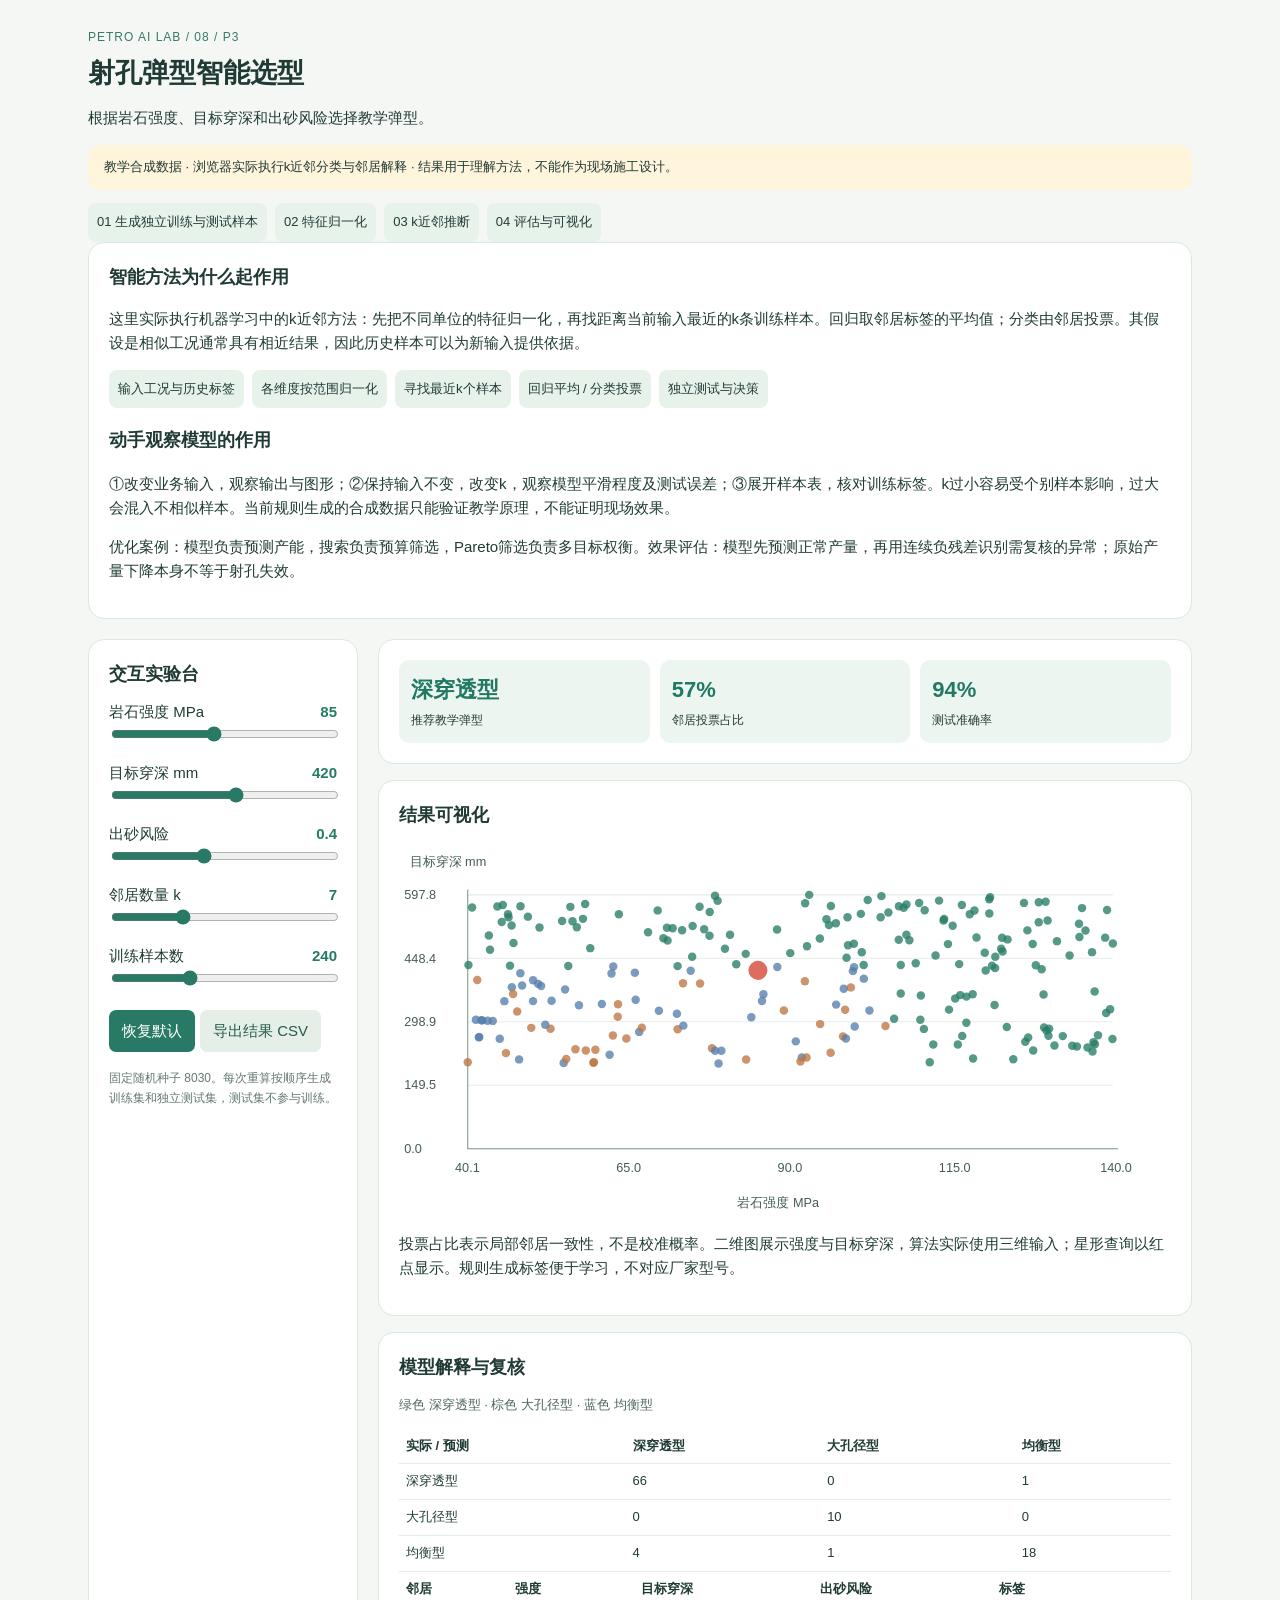
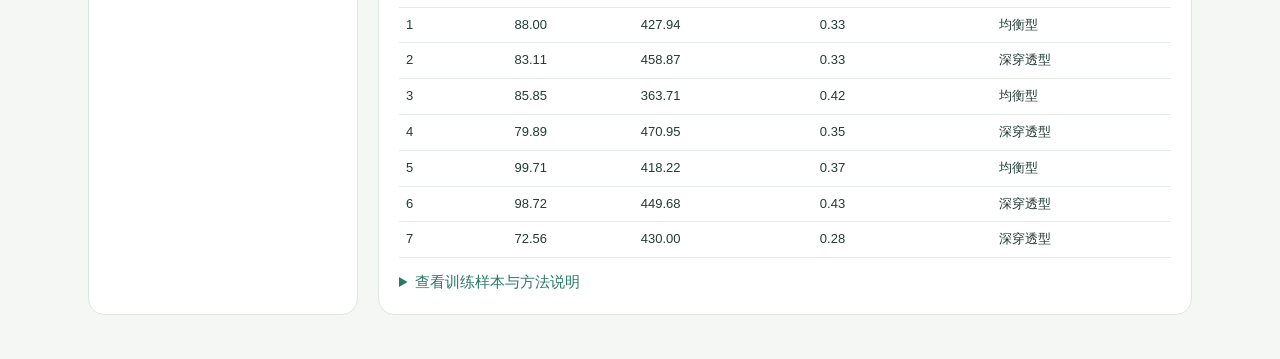
<file: cases/knn-class/demo/index.html>
<!doctype html><html lang="zh-CN"><meta charset="utf-8"><meta name="viewport" content="width=device-width,initial-scale=1"><title>射孔弹型智能选型</title><link rel="stylesheet" href="demo.css"><main><div class="tag">PETRO AI LAB / 08 / P3</div><h1>射孔弹型智能选型</h1><p>根据岩石强度、目标穿深和出砂风险选择教学弹型。</p><p class="note">教学合成数据 · 浏览器实际执行k近邻分类与邻居解释 · 结果用于理解方法，不能作为现场施工设计。</p><div class="steps"><span>01 生成独立训练与测试样本</span><span>02 特征归一化</span><span>03 k近邻推断</span><span>04 评估与可视化</span></div><section class="card"><h2>智能方法为什么起作用</h2><p>这里实际执行机器学习中的k近邻方法：先把不同单位的特征归一化，再找距离当前输入最近的k条训练样本。回归取邻居标签的平均值；分类由邻居投票。其假设是相似工况通常具有相近结果，因此历史样本可以为新输入提供依据。</p><div class="steps"><span>输入工况与历史标签</span><span>各维度按范围归一化</span><span>寻找最近k个样本</span><span>回归平均 / 分类投票</span><span>独立测试与决策</span></div><h3>动手观察模型的作用</h3><p>①改变业务输入，观察输出与图形；②保持输入不变，改变k，观察模型平滑程度及测试误差；③展开样本表，核对训练标签。k过小容易受个别样本影响，过大会混入不相似样本。当前规则生成的合成数据只能验证教学原理，不能证明现场效果。</p><p>优化案例：模型负责预测产能，搜索负责预算筛选，Pareto筛选负责多目标权衡。效果评估：模型先预测正常产量，再用连续负残差识别需复核的异常；原始产量下降本身不等于射孔失效。</p></section><div class="grid"><aside class="card"><h2>交互实验台</h2><div id="controls"></div></aside><section><div class="card metric" id="metrics"></div><div class="card"><h2>结果可视化</h2><div id="plot"></div><p id="explain"></p></div><div class="card"><h2>模型解释与复核</h2><div id="extra"></div><details><summary>查看训练样本与方法说明</summary><p>欧氏距离在特征范围归一化后计算。回归取k个邻居标签均值，分类取多数票。测试100条，不回流训练。改变样本数会重新生成数据，因此不同样本数的测试样本也会变化，不可视为严格学习曲线比较。</p><div id="sample"></div></details></div></section></div></main><script>window.DEMO_CONFIG={"scene": "p3"};</script><script src="demo.js"></script></html>
</file>
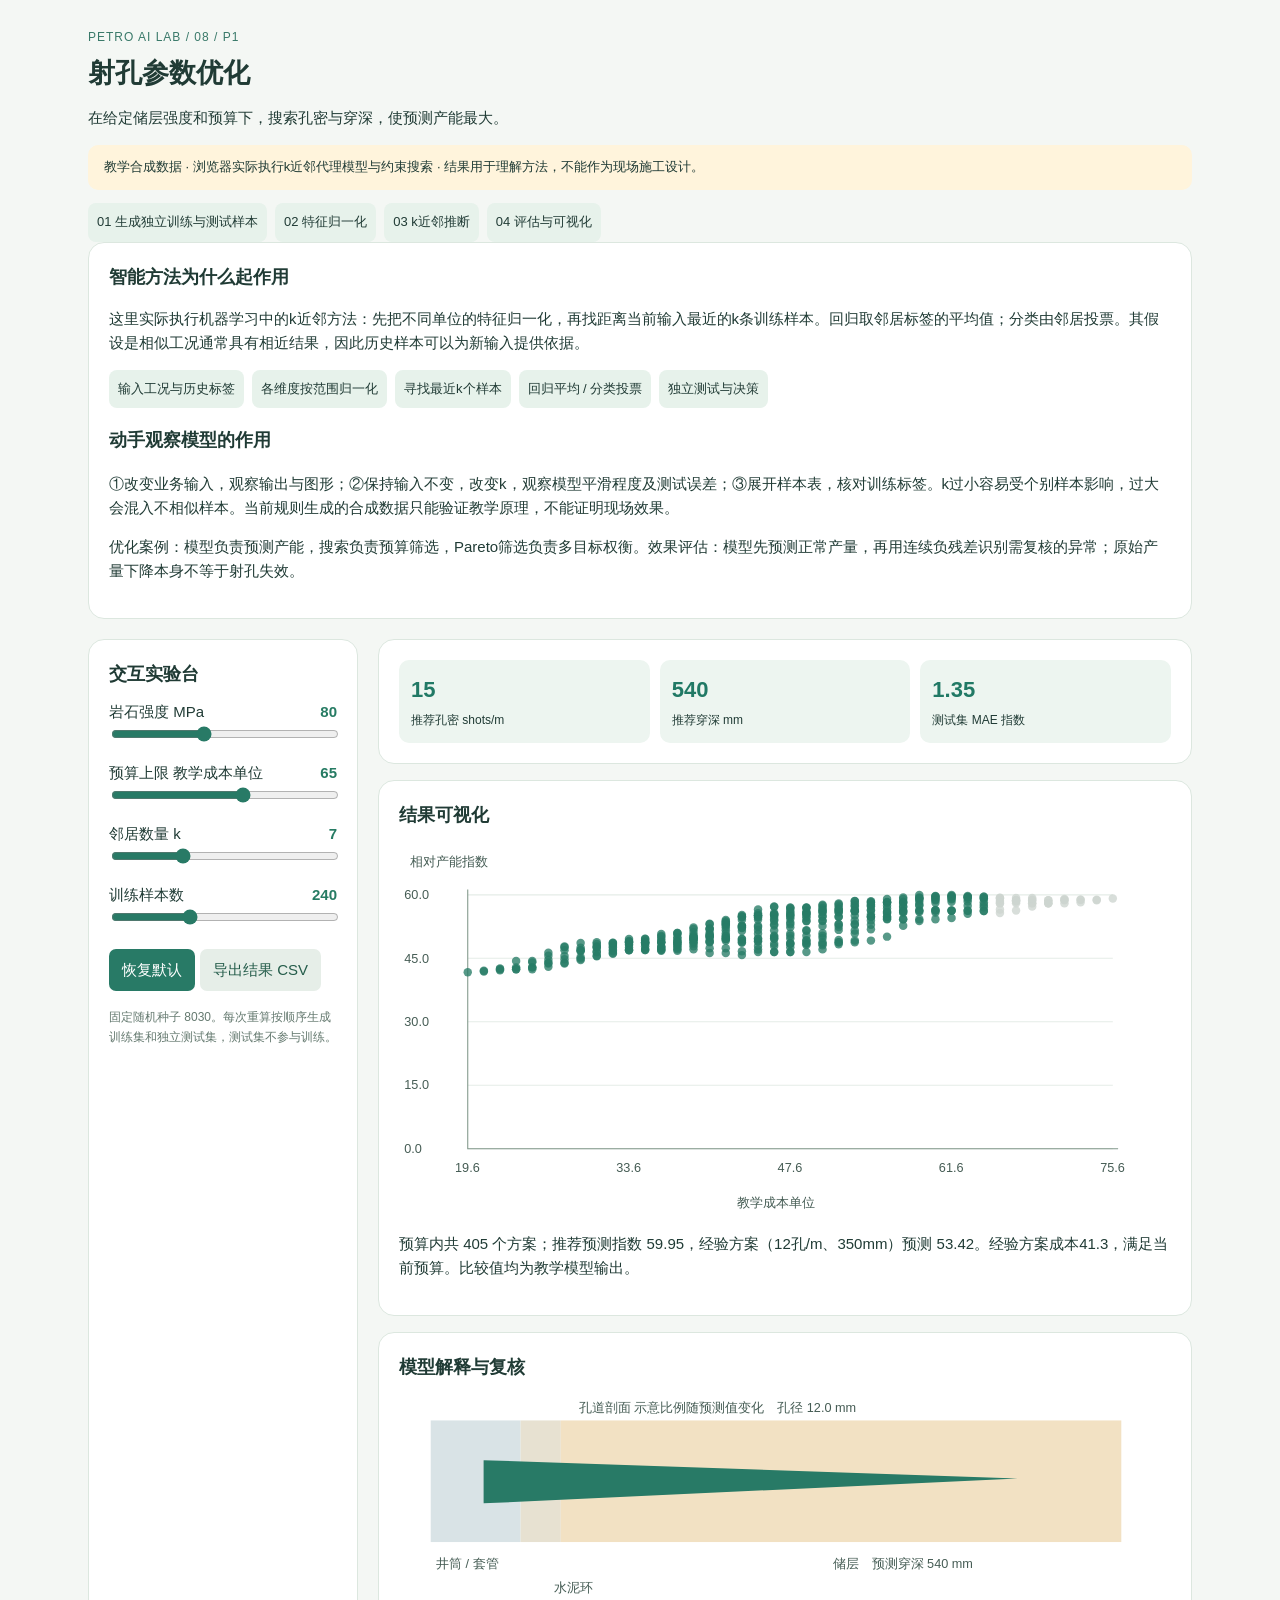
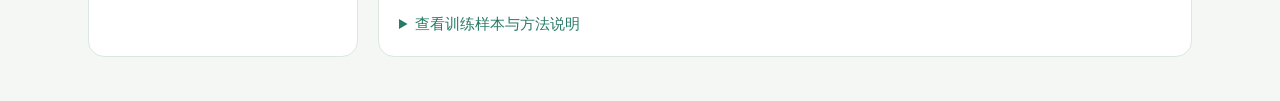
<file: cases/knn-opt/demo/index.html>
<!doctype html><html lang="zh-CN"><meta charset="utf-8"><meta name="viewport" content="width=device-width,initial-scale=1"><title>射孔参数优化</title><link rel="stylesheet" href="demo.css"><main><div class="tag">PETRO AI LAB / 08 / P1</div><h1>射孔参数优化</h1><p>在给定储层强度和预算下，搜索孔密与穿深，使预测产能最大。</p><p class="note">教学合成数据 · 浏览器实际执行k近邻代理模型与约束搜索 · 结果用于理解方法，不能作为现场施工设计。</p><div class="steps"><span>01 生成独立训练与测试样本</span><span>02 特征归一化</span><span>03 k近邻推断</span><span>04 评估与可视化</span></div><section class="card"><h2>智能方法为什么起作用</h2><p>这里实际执行机器学习中的k近邻方法：先把不同单位的特征归一化，再找距离当前输入最近的k条训练样本。回归取邻居标签的平均值；分类由邻居投票。其假设是相似工况通常具有相近结果，因此历史样本可以为新输入提供依据。</p><div class="steps"><span>输入工况与历史标签</span><span>各维度按范围归一化</span><span>寻找最近k个样本</span><span>回归平均 / 分类投票</span><span>独立测试与决策</span></div><h3>动手观察模型的作用</h3><p>①改变业务输入，观察输出与图形；②保持输入不变，改变k，观察模型平滑程度及测试误差；③展开样本表，核对训练标签。k过小容易受个别样本影响，过大会混入不相似样本。当前规则生成的合成数据只能验证教学原理，不能证明现场效果。</p><p>优化案例：模型负责预测产能，搜索负责预算筛选，Pareto筛选负责多目标权衡。效果评估：模型先预测正常产量，再用连续负残差识别需复核的异常；原始产量下降本身不等于射孔失效。</p></section><div class="grid"><aside class="card"><h2>交互实验台</h2><div id="controls"></div></aside><section><div class="card metric" id="metrics"></div><div class="card"><h2>结果可视化</h2><div id="plot"></div><p id="explain"></p></div><div class="card"><h2>模型解释与复核</h2><div id="extra"></div><details><summary>查看训练样本与方法说明</summary><p>欧氏距离在特征范围归一化后计算。回归取k个邻居标签均值，分类取多数票。测试100条，不回流训练。改变样本数会重新生成数据，因此不同样本数的测试样本也会变化，不可视为严格学习曲线比较。</p><div id="sample"></div></details></div></section></div></main><script>window.DEMO_CONFIG={"scene": "p1"};</script><script src="demo.js"></script></html>
</file>
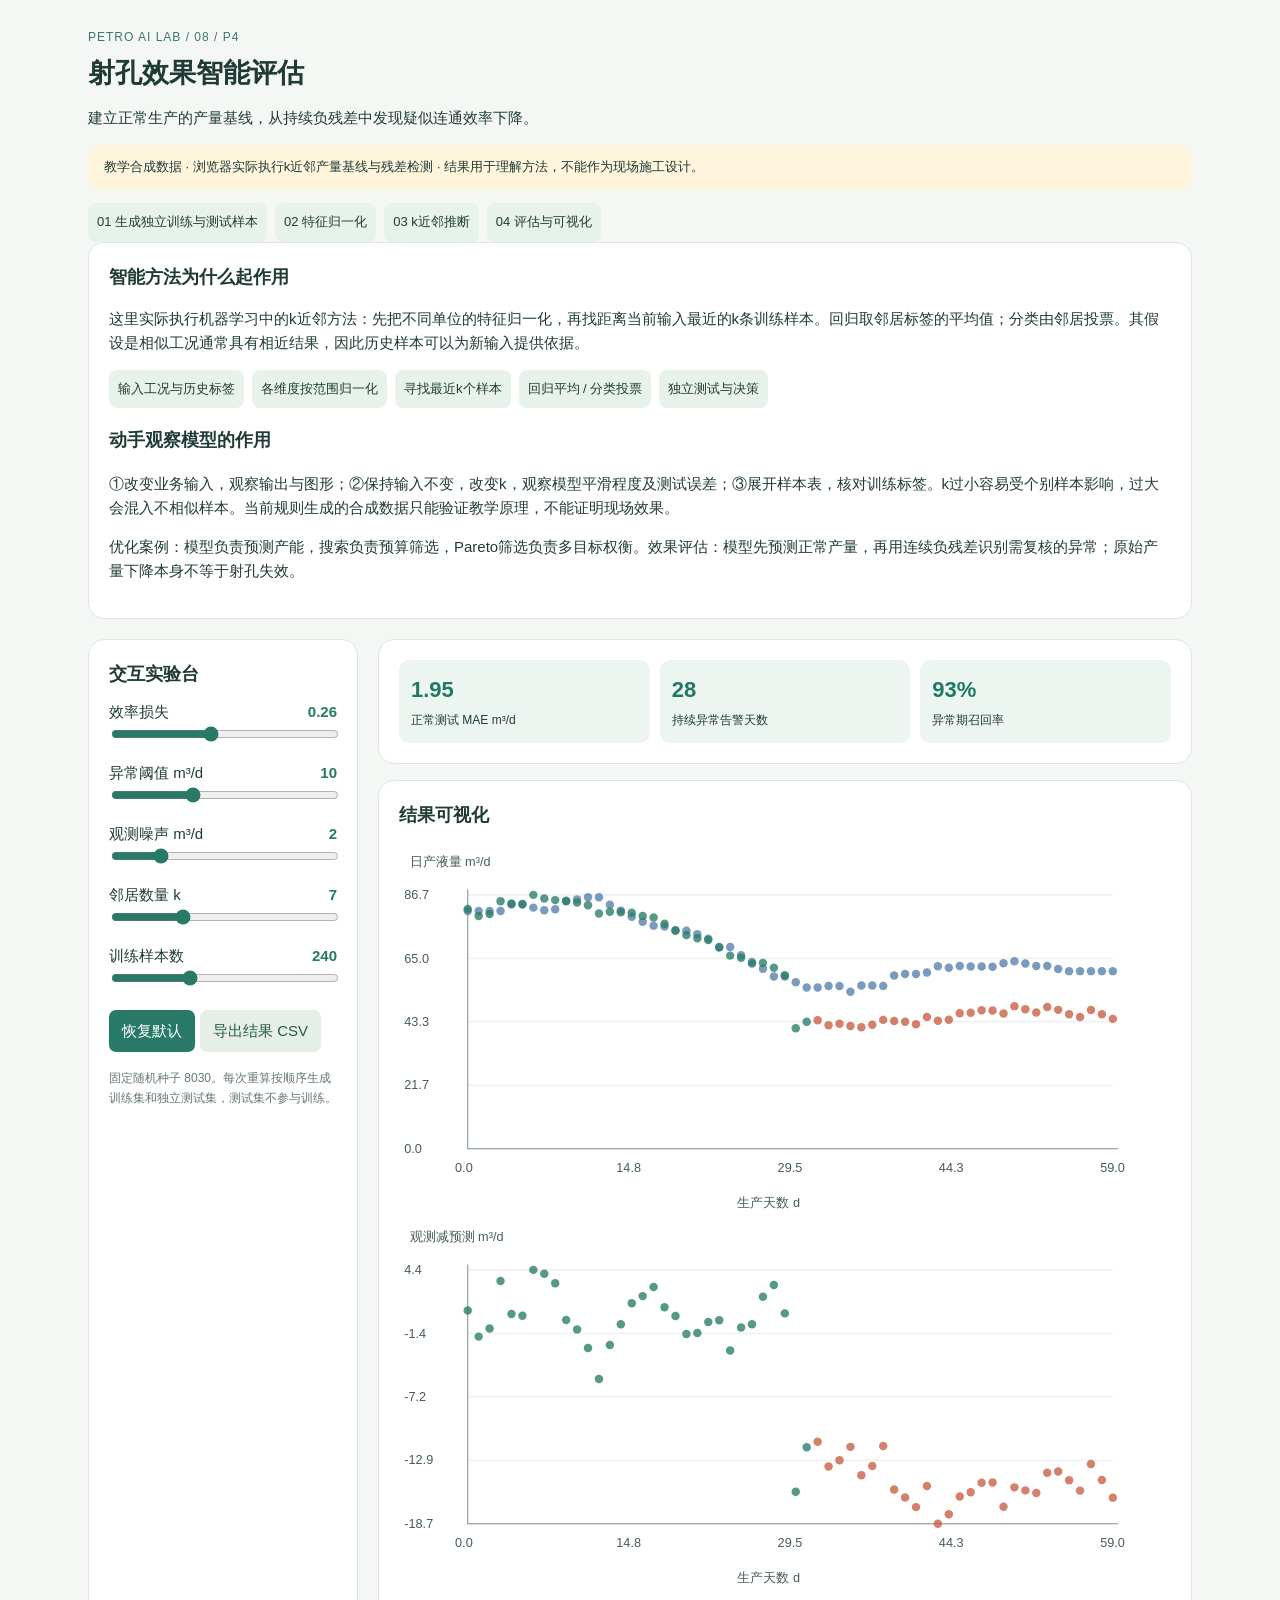
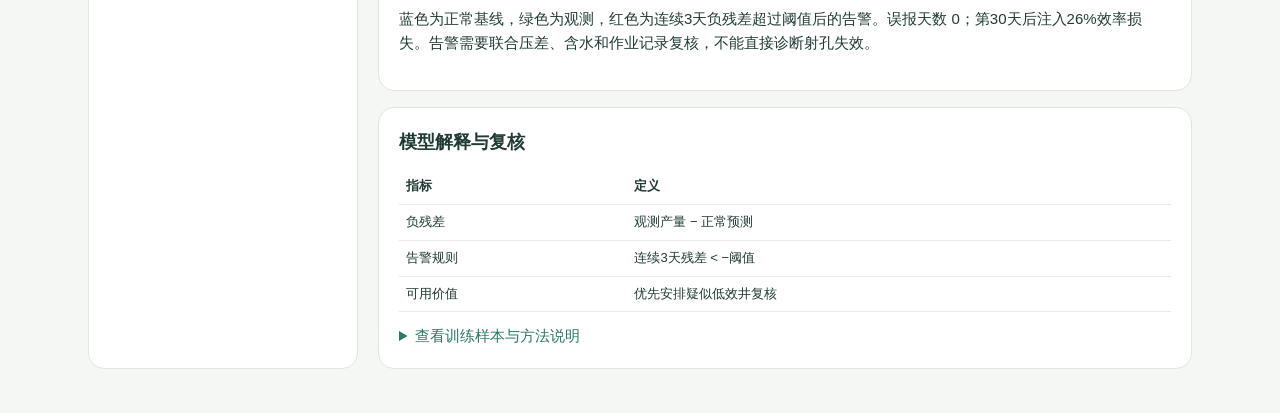
<file: cases/knn-residual/demo/index.html>
<!doctype html><html lang="zh-CN"><meta charset="utf-8"><meta name="viewport" content="width=device-width,initial-scale=1"><title>射孔效果智能评估</title><link rel="stylesheet" href="demo.css"><main><div class="tag">PETRO AI LAB / 08 / P4</div><h1>射孔效果智能评估</h1><p>建立正常生产的产量基线，从持续负残差中发现疑似连通效率下降。</p><p class="note">教学合成数据 · 浏览器实际执行k近邻产量基线与残差检测 · 结果用于理解方法，不能作为现场施工设计。</p><div class="steps"><span>01 生成独立训练与测试样本</span><span>02 特征归一化</span><span>03 k近邻推断</span><span>04 评估与可视化</span></div><section class="card"><h2>智能方法为什么起作用</h2><p>这里实际执行机器学习中的k近邻方法：先把不同单位的特征归一化，再找距离当前输入最近的k条训练样本。回归取邻居标签的平均值；分类由邻居投票。其假设是相似工况通常具有相近结果，因此历史样本可以为新输入提供依据。</p><div class="steps"><span>输入工况与历史标签</span><span>各维度按范围归一化</span><span>寻找最近k个样本</span><span>回归平均 / 分类投票</span><span>独立测试与决策</span></div><h3>动手观察模型的作用</h3><p>①改变业务输入，观察输出与图形；②保持输入不变，改变k，观察模型平滑程度及测试误差；③展开样本表，核对训练标签。k过小容易受个别样本影响，过大会混入不相似样本。当前规则生成的合成数据只能验证教学原理，不能证明现场效果。</p><p>优化案例：模型负责预测产能，搜索负责预算筛选，Pareto筛选负责多目标权衡。效果评估：模型先预测正常产量，再用连续负残差识别需复核的异常；原始产量下降本身不等于射孔失效。</p></section><div class="grid"><aside class="card"><h2>交互实验台</h2><div id="controls"></div></aside><section><div class="card metric" id="metrics"></div><div class="card"><h2>结果可视化</h2><div id="plot"></div><p id="explain"></p></div><div class="card"><h2>模型解释与复核</h2><div id="extra"></div><details><summary>查看训练样本与方法说明</summary><p>欧氏距离在特征范围归一化后计算。回归取k个邻居标签均值，分类取多数票。测试100条，不回流训练。改变样本数会重新生成数据，因此不同样本数的测试样本也会变化，不可视为严格学习曲线比较。</p><div id="sample"></div></details></div></section></div></main><script>window.DEMO_CONFIG={"scene": "p4"};</script><script src="demo.js"></script></html>
</file>
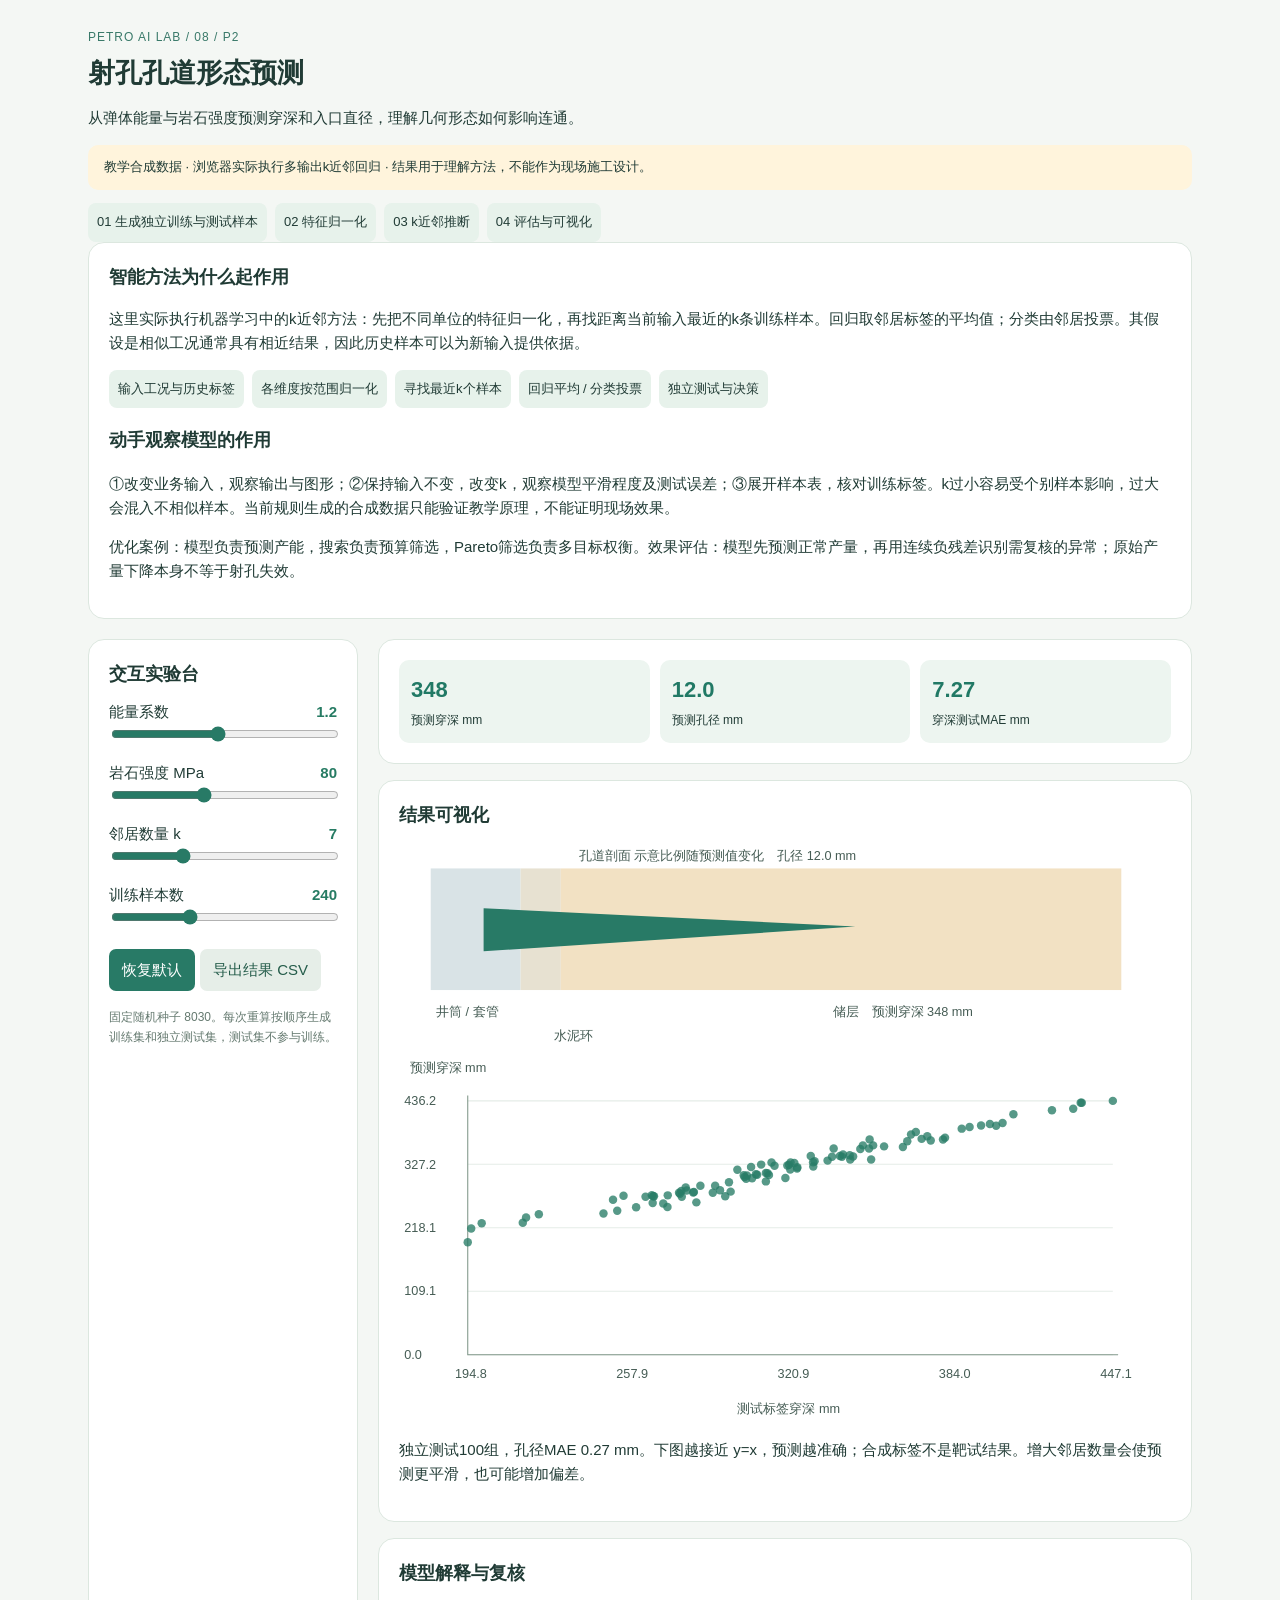
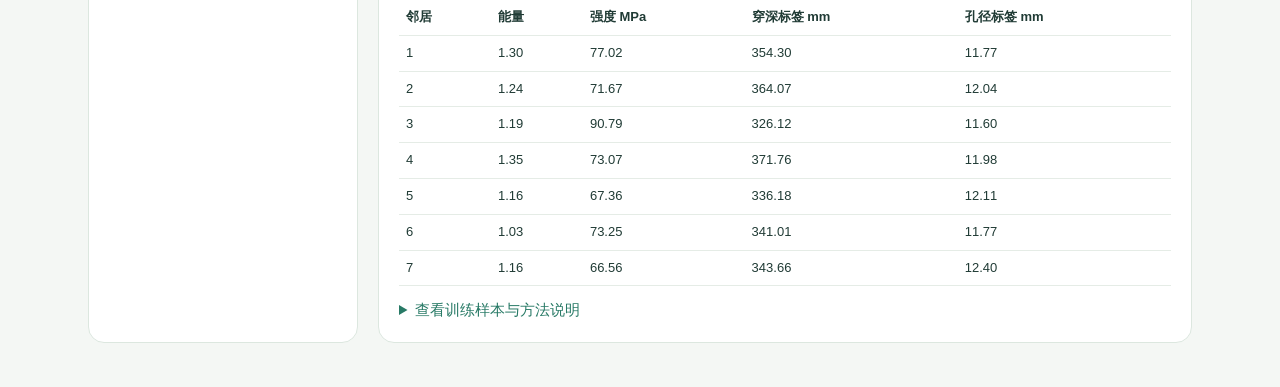
<file: cases/knn-shape/demo/index.html>
<!doctype html><html lang="zh-CN"><meta charset="utf-8"><meta name="viewport" content="width=device-width,initial-scale=1"><title>射孔孔道形态预测</title><link rel="stylesheet" href="demo.css"><main><div class="tag">PETRO AI LAB / 08 / P2</div><h1>射孔孔道形态预测</h1><p>从弹体能量与岩石强度预测穿深和入口直径，理解几何形态如何影响连通。</p><p class="note">教学合成数据 · 浏览器实际执行多输出k近邻回归 · 结果用于理解方法，不能作为现场施工设计。</p><div class="steps"><span>01 生成独立训练与测试样本</span><span>02 特征归一化</span><span>03 k近邻推断</span><span>04 评估与可视化</span></div><section class="card"><h2>智能方法为什么起作用</h2><p>这里实际执行机器学习中的k近邻方法：先把不同单位的特征归一化，再找距离当前输入最近的k条训练样本。回归取邻居标签的平均值；分类由邻居投票。其假设是相似工况通常具有相近结果，因此历史样本可以为新输入提供依据。</p><div class="steps"><span>输入工况与历史标签</span><span>各维度按范围归一化</span><span>寻找最近k个样本</span><span>回归平均 / 分类投票</span><span>独立测试与决策</span></div><h3>动手观察模型的作用</h3><p>①改变业务输入，观察输出与图形；②保持输入不变，改变k，观察模型平滑程度及测试误差；③展开样本表，核对训练标签。k过小容易受个别样本影响，过大会混入不相似样本。当前规则生成的合成数据只能验证教学原理，不能证明现场效果。</p><p>优化案例：模型负责预测产能，搜索负责预算筛选，Pareto筛选负责多目标权衡。效果评估：模型先预测正常产量，再用连续负残差识别需复核的异常；原始产量下降本身不等于射孔失效。</p></section><div class="grid"><aside class="card"><h2>交互实验台</h2><div id="controls"></div></aside><section><div class="card metric" id="metrics"></div><div class="card"><h2>结果可视化</h2><div id="plot"></div><p id="explain"></p></div><div class="card"><h2>模型解释与复核</h2><div id="extra"></div><details><summary>查看训练样本与方法说明</summary><p>欧氏距离在特征范围归一化后计算。回归取k个邻居标签均值，分类取多数票。测试100条，不回流训练。改变样本数会重新生成数据，因此不同样本数的测试样本也会变化，不可视为严格学习曲线比较。</p><div id="sample"></div></details></div></section></div></main><script>window.DEMO_CONFIG={"scene": "p2"};</script><script src="demo.js"></script></html>
</file>
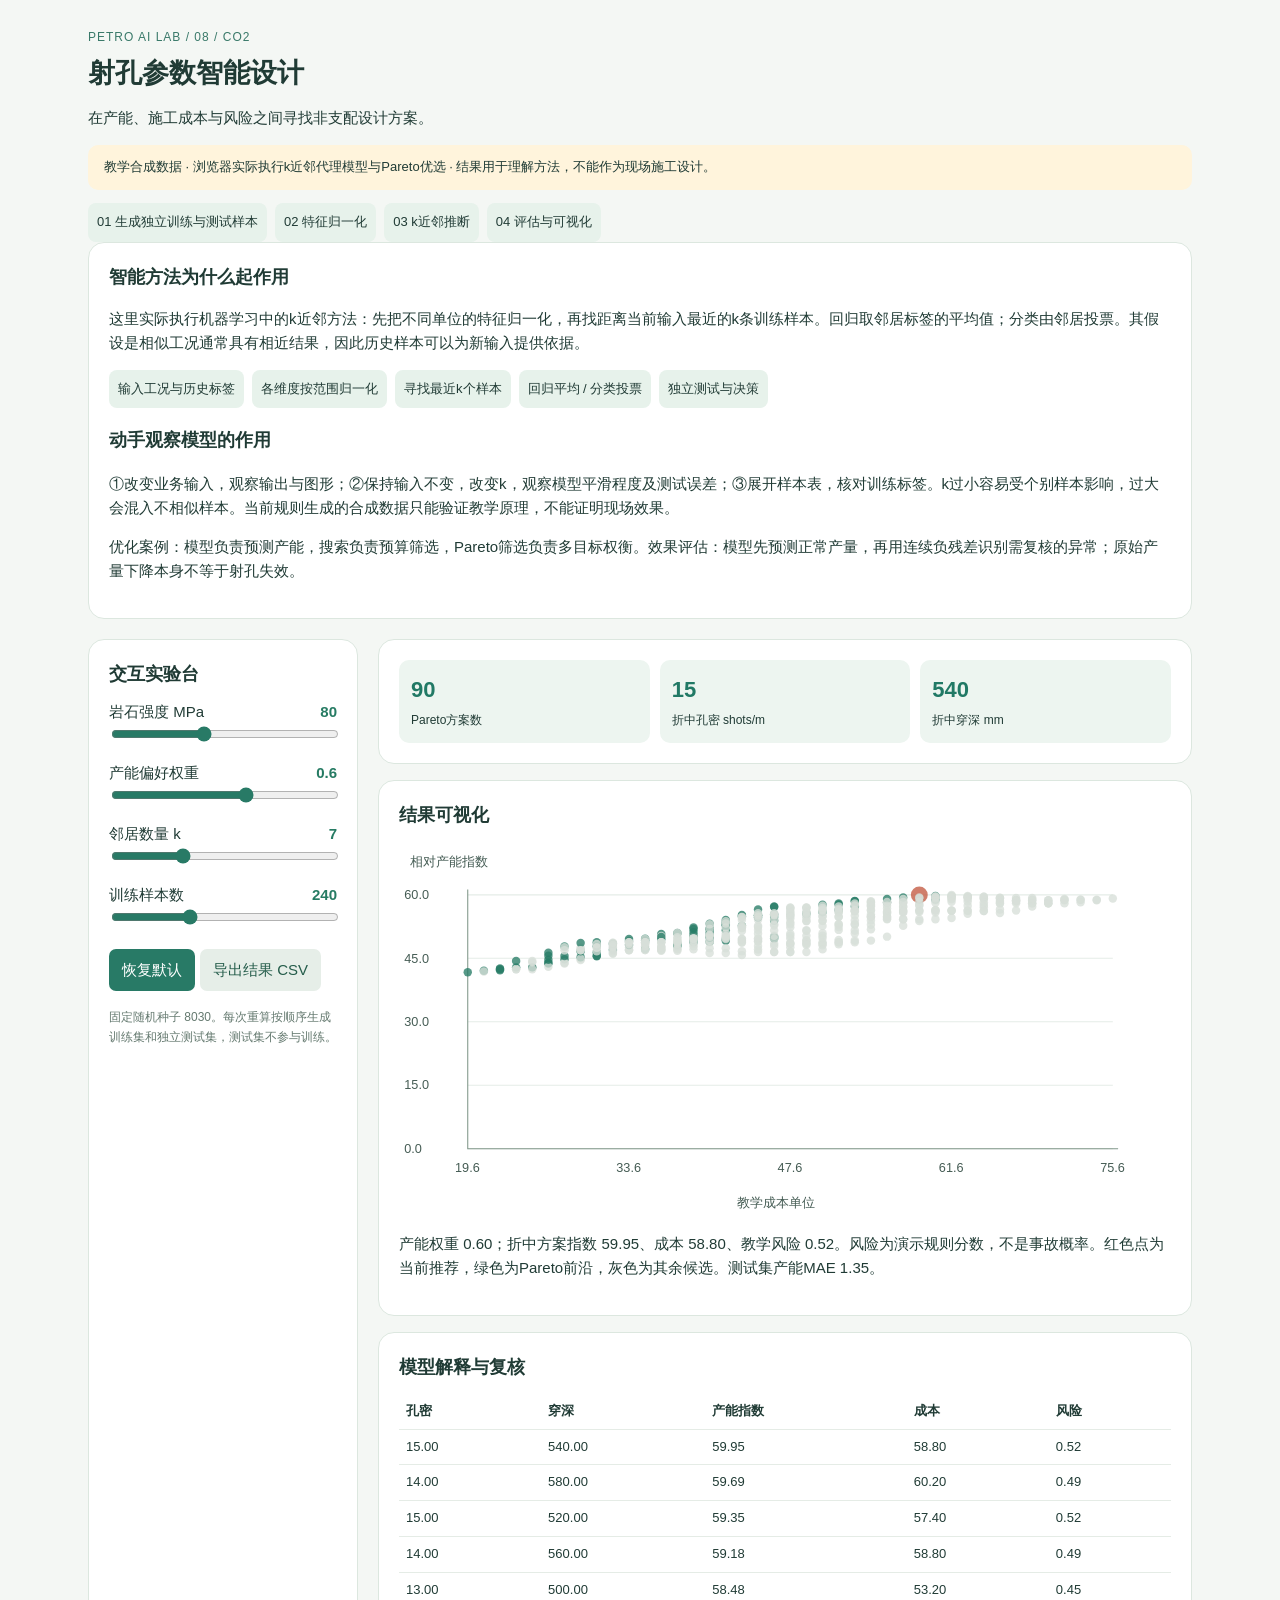
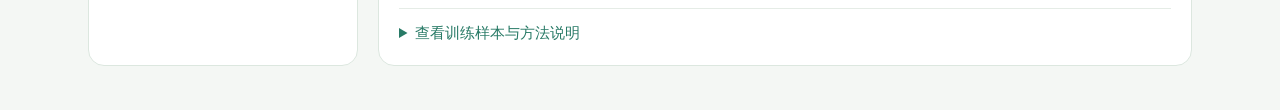
<file: cases/pareto-design/demo/index.html>
<!doctype html><html lang="zh-CN"><meta charset="utf-8"><meta name="viewport" content="width=device-width,initial-scale=1"><title>射孔参数智能设计</title><link rel="stylesheet" href="demo.css"><main><div class="tag">PETRO AI LAB / 08 / CO2</div><h1>射孔参数智能设计</h1><p>在产能、施工成本与风险之间寻找非支配设计方案。</p><p class="note">教学合成数据 · 浏览器实际执行k近邻代理模型与Pareto优选 · 结果用于理解方法，不能作为现场施工设计。</p><div class="steps"><span>01 生成独立训练与测试样本</span><span>02 特征归一化</span><span>03 k近邻推断</span><span>04 评估与可视化</span></div><section class="card"><h2>智能方法为什么起作用</h2><p>这里实际执行机器学习中的k近邻方法：先把不同单位的特征归一化，再找距离当前输入最近的k条训练样本。回归取邻居标签的平均值；分类由邻居投票。其假设是相似工况通常具有相近结果，因此历史样本可以为新输入提供依据。</p><div class="steps"><span>输入工况与历史标签</span><span>各维度按范围归一化</span><span>寻找最近k个样本</span><span>回归平均 / 分类投票</span><span>独立测试与决策</span></div><h3>动手观察模型的作用</h3><p>①改变业务输入，观察输出与图形；②保持输入不变，改变k，观察模型平滑程度及测试误差；③展开样本表，核对训练标签。k过小容易受个别样本影响，过大会混入不相似样本。当前规则生成的合成数据只能验证教学原理，不能证明现场效果。</p><p>优化案例：模型负责预测产能，搜索负责预算筛选，Pareto筛选负责多目标权衡。效果评估：模型先预测正常产量，再用连续负残差识别需复核的异常；原始产量下降本身不等于射孔失效。</p></section><div class="grid"><aside class="card"><h2>交互实验台</h2><div id="controls"></div></aside><section><div class="card metric" id="metrics"></div><div class="card"><h2>结果可视化</h2><div id="plot"></div><p id="explain"></p></div><div class="card"><h2>模型解释与复核</h2><div id="extra"></div><details><summary>查看训练样本与方法说明</summary><p>欧氏距离在特征范围归一化后计算。回归取k个邻居标签均值，分类取多数票。测试100条，不回流训练。改变样本数会重新生成数据，因此不同样本数的测试样本也会变化，不可视为严格学习曲线比较。</p><div id="sample"></div></details></div></section></div></main><script>window.DEMO_CONFIG={"scene": "co2"};</script><script src="demo.js"></script></html>
</file>
<file: cases/knn-class/demo/demo.css>
*{box-sizing:border-box}body{margin:0;background:#f4f7f4;color:#203b35;font:15px/1.6 "Microsoft YaHei",sans-serif}main{max-width:1160px;margin:auto;padding:28px}h1{font-size:27px;line-height:1.3;margin:9px 0}h2{font-size:18px;margin:0 0 12px}.tag{font-size:12px;letter-spacing:1px;color:#397969}.note{background:#fff4dc;padding:12px 16px;border-radius:10px;font-size:13px}.grid{display:grid;grid-template-columns:270px 1fr;gap:20px;margin-top:20px}.card{background:white;border:1px solid #dce7df;border-radius:16px;padding:20px;margin-bottom:16px;min-width:0}.metric{display:grid;grid-template-columns:repeat(3,1fr);gap:10px}.metric div{padding:12px;background:#edf5f0;border-radius:10px}.metric b{display:block;font-size:22px;color:#217965}.metric span{font-size:12px}label{display:block;margin:12px 0}input[type=range]{width:100%;accent-color:#287a66}button,a.btn{background:#287a66;color:white;border:0;border-radius:7px;padding:9px 13px;cursor:pointer;margin:5px 5px 5px 0;font:inherit}button.secondary{background:#e6eee8;color:#245c4a}svg{display:block;width:100%;height:auto}svg text{font-family:"Microsoft YaHei",sans-serif;font-size:12px;fill:#455c54}table{border-collapse:collapse;width:100%;font-size:13px}td,th{padding:7px;text-align:left;border-bottom:1px solid #e5ece6}output{float:right;color:#267b63;font-weight:bold}.legend{font-size:13px;color:#4d665b}.steps{display:flex;gap:8px;flex-wrap:wrap}.steps span{padding:9px;background:#e7f2eb;border-radius:8px;font-size:13px}.small{font-size:12px;color:#64796f}details{margin-top:12px}summary{cursor:pointer;color:#287a66}@media(max-width:760px){main{padding:14px}.grid{grid-template-columns:1fr}.metric{grid-template-columns:1fr}h1{font-size:23px}}
</file>
<file: cases/knn-opt/demo/demo.css>
*{box-sizing:border-box}body{margin:0;background:#f4f7f4;color:#203b35;font:15px/1.6 "Microsoft YaHei",sans-serif}main{max-width:1160px;margin:auto;padding:28px}h1{font-size:27px;line-height:1.3;margin:9px 0}h2{font-size:18px;margin:0 0 12px}.tag{font-size:12px;letter-spacing:1px;color:#397969}.note{background:#fff4dc;padding:12px 16px;border-radius:10px;font-size:13px}.grid{display:grid;grid-template-columns:270px 1fr;gap:20px;margin-top:20px}.card{background:white;border:1px solid #dce7df;border-radius:16px;padding:20px;margin-bottom:16px;min-width:0}.metric{display:grid;grid-template-columns:repeat(3,1fr);gap:10px}.metric div{padding:12px;background:#edf5f0;border-radius:10px}.metric b{display:block;font-size:22px;color:#217965}.metric span{font-size:12px}label{display:block;margin:12px 0}input[type=range]{width:100%;accent-color:#287a66}button,a.btn{background:#287a66;color:white;border:0;border-radius:7px;padding:9px 13px;cursor:pointer;margin:5px 5px 5px 0;font:inherit}button.secondary{background:#e6eee8;color:#245c4a}svg{display:block;width:100%;height:auto}svg text{font-family:"Microsoft YaHei",sans-serif;font-size:12px;fill:#455c54}table{border-collapse:collapse;width:100%;font-size:13px}td,th{padding:7px;text-align:left;border-bottom:1px solid #e5ece6}output{float:right;color:#267b63;font-weight:bold}.legend{font-size:13px;color:#4d665b}.steps{display:flex;gap:8px;flex-wrap:wrap}.steps span{padding:9px;background:#e7f2eb;border-radius:8px;font-size:13px}.small{font-size:12px;color:#64796f}details{margin-top:12px}summary{cursor:pointer;color:#287a66}@media(max-width:760px){main{padding:14px}.grid{grid-template-columns:1fr}.metric{grid-template-columns:1fr}h1{font-size:23px}}
</file>
<file: cases/knn-residual/demo/demo.css>
*{box-sizing:border-box}body{margin:0;background:#f4f7f4;color:#203b35;font:15px/1.6 "Microsoft YaHei",sans-serif}main{max-width:1160px;margin:auto;padding:28px}h1{font-size:27px;line-height:1.3;margin:9px 0}h2{font-size:18px;margin:0 0 12px}.tag{font-size:12px;letter-spacing:1px;color:#397969}.note{background:#fff4dc;padding:12px 16px;border-radius:10px;font-size:13px}.grid{display:grid;grid-template-columns:270px 1fr;gap:20px;margin-top:20px}.card{background:white;border:1px solid #dce7df;border-radius:16px;padding:20px;margin-bottom:16px;min-width:0}.metric{display:grid;grid-template-columns:repeat(3,1fr);gap:10px}.metric div{padding:12px;background:#edf5f0;border-radius:10px}.metric b{display:block;font-size:22px;color:#217965}.metric span{font-size:12px}label{display:block;margin:12px 0}input[type=range]{width:100%;accent-color:#287a66}button,a.btn{background:#287a66;color:white;border:0;border-radius:7px;padding:9px 13px;cursor:pointer;margin:5px 5px 5px 0;font:inherit}button.secondary{background:#e6eee8;color:#245c4a}svg{display:block;width:100%;height:auto}svg text{font-family:"Microsoft YaHei",sans-serif;font-size:12px;fill:#455c54}table{border-collapse:collapse;width:100%;font-size:13px}td,th{padding:7px;text-align:left;border-bottom:1px solid #e5ece6}output{float:right;color:#267b63;font-weight:bold}.legend{font-size:13px;color:#4d665b}.steps{display:flex;gap:8px;flex-wrap:wrap}.steps span{padding:9px;background:#e7f2eb;border-radius:8px;font-size:13px}.small{font-size:12px;color:#64796f}details{margin-top:12px}summary{cursor:pointer;color:#287a66}@media(max-width:760px){main{padding:14px}.grid{grid-template-columns:1fr}.metric{grid-template-columns:1fr}h1{font-size:23px}}
</file>
<file: cases/knn-shape/demo/demo.css>
*{box-sizing:border-box}body{margin:0;background:#f4f7f4;color:#203b35;font:15px/1.6 "Microsoft YaHei",sans-serif}main{max-width:1160px;margin:auto;padding:28px}h1{font-size:27px;line-height:1.3;margin:9px 0}h2{font-size:18px;margin:0 0 12px}.tag{font-size:12px;letter-spacing:1px;color:#397969}.note{background:#fff4dc;padding:12px 16px;border-radius:10px;font-size:13px}.grid{display:grid;grid-template-columns:270px 1fr;gap:20px;margin-top:20px}.card{background:white;border:1px solid #dce7df;border-radius:16px;padding:20px;margin-bottom:16px;min-width:0}.metric{display:grid;grid-template-columns:repeat(3,1fr);gap:10px}.metric div{padding:12px;background:#edf5f0;border-radius:10px}.metric b{display:block;font-size:22px;color:#217965}.metric span{font-size:12px}label{display:block;margin:12px 0}input[type=range]{width:100%;accent-color:#287a66}button,a.btn{background:#287a66;color:white;border:0;border-radius:7px;padding:9px 13px;cursor:pointer;margin:5px 5px 5px 0;font:inherit}button.secondary{background:#e6eee8;color:#245c4a}svg{display:block;width:100%;height:auto}svg text{font-family:"Microsoft YaHei",sans-serif;font-size:12px;fill:#455c54}table{border-collapse:collapse;width:100%;font-size:13px}td,th{padding:7px;text-align:left;border-bottom:1px solid #e5ece6}output{float:right;color:#267b63;font-weight:bold}.legend{font-size:13px;color:#4d665b}.steps{display:flex;gap:8px;flex-wrap:wrap}.steps span{padding:9px;background:#e7f2eb;border-radius:8px;font-size:13px}.small{font-size:12px;color:#64796f}details{margin-top:12px}summary{cursor:pointer;color:#287a66}@media(max-width:760px){main{padding:14px}.grid{grid-template-columns:1fr}.metric{grid-template-columns:1fr}h1{font-size:23px}}
</file>
<file: cases/pareto-design/demo/demo.css>
*{box-sizing:border-box}body{margin:0;background:#f4f7f4;color:#203b35;font:15px/1.6 "Microsoft YaHei",sans-serif}main{max-width:1160px;margin:auto;padding:28px}h1{font-size:27px;line-height:1.3;margin:9px 0}h2{font-size:18px;margin:0 0 12px}.tag{font-size:12px;letter-spacing:1px;color:#397969}.note{background:#fff4dc;padding:12px 16px;border-radius:10px;font-size:13px}.grid{display:grid;grid-template-columns:270px 1fr;gap:20px;margin-top:20px}.card{background:white;border:1px solid #dce7df;border-radius:16px;padding:20px;margin-bottom:16px;min-width:0}.metric{display:grid;grid-template-columns:repeat(3,1fr);gap:10px}.metric div{padding:12px;background:#edf5f0;border-radius:10px}.metric b{display:block;font-size:22px;color:#217965}.metric span{font-size:12px}label{display:block;margin:12px 0}input[type=range]{width:100%;accent-color:#287a66}button,a.btn{background:#287a66;color:white;border:0;border-radius:7px;padding:9px 13px;cursor:pointer;margin:5px 5px 5px 0;font:inherit}button.secondary{background:#e6eee8;color:#245c4a}svg{display:block;width:100%;height:auto}svg text{font-family:"Microsoft YaHei",sans-serif;font-size:12px;fill:#455c54}table{border-collapse:collapse;width:100%;font-size:13px}td,th{padding:7px;text-align:left;border-bottom:1px solid #e5ece6}output{float:right;color:#267b63;font-weight:bold}.legend{font-size:13px;color:#4d665b}.steps{display:flex;gap:8px;flex-wrap:wrap}.steps span{padding:9px;background:#e7f2eb;border-radius:8px;font-size:13px}.small{font-size:12px;color:#64796f}details{margin-top:12px}summary{cursor:pointer;color:#287a66}@media(max-width:760px){main{padding:14px}.grid{grid-template-columns:1fr}.metric{grid-template-columns:1fr}h1{font-size:23px}}
</file>
